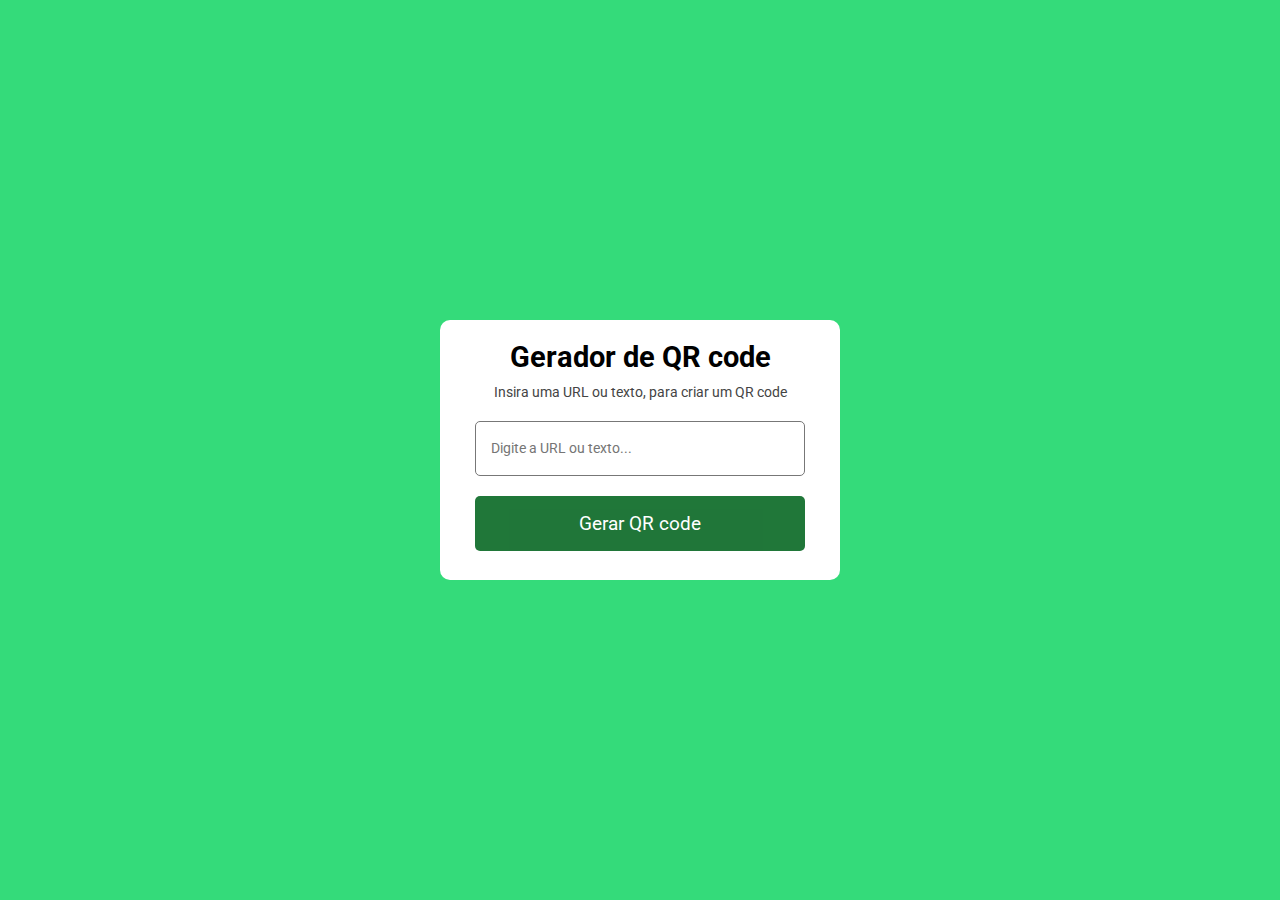
<file: GERADOR DE QR CODE/index.html>
<!DOCTYPE html>
<html lang="en">
  <head>
    <meta charset="UTF-8" />
    <meta name="viewport" content="width=device-width, initial-scale=1.0" />
    <title>Gerador de QR code</title>
    <!-- Fonte Roboto -->
    <link rel="preconnect" href="https://fonts.googleapis.com" />
    <link rel="preconnect" href="https://fonts.gstatic.com" crossorigin />
    <link
      href="https://fonts.googleapis.com/css2?family=Roboto:ital,wght@0,100;0,300;0,400;0,500;0,700;0,900;1,100;1,300;1,400;1,500;1,700;1,900&display=swap"
      rel="stylesheet"
    />
    <!-- Estilos -->
    <link rel="stylesheet" href="css/styles.css" />
    <!-- Scripts -->
    <script src="js/scripts.js" defer></script>
  </head>
  <body>
    <div class="container">
      <header id="qr-header">
        <h1>Gerador de QR code</h1>
        <p>Insira uma URL ou texto, para criar um QR code</p>
      </header>
      <div id="qr-form">
        <input type="text" placeholder="Digite a URL ou texto..." />
        <button>Gerar QR code</button>
      </div>
      <div id="qr-code">
        <img src="img/qrcode.png" alt="QR code" />
      </div>
    </div>
  </body>
</html>
</file>
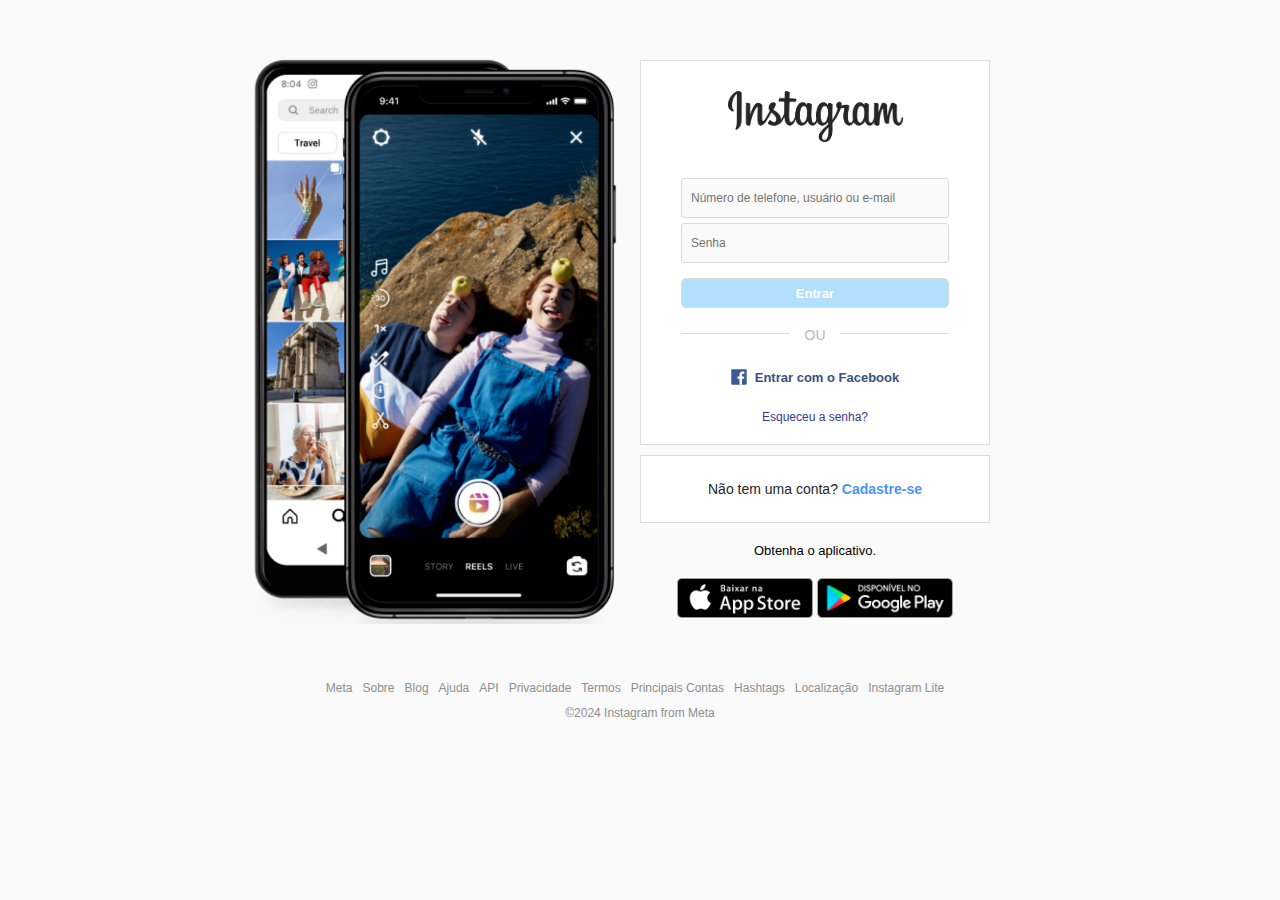
<file: insta_clone/index.html>
<!DOCTYPE html>
<html lang="en">
  <head>
    <meta charset="UTF-8" />
    <meta name="viewport" content="width=device-width, initial-scale=1.0" />
    <title>Instagram</title>
    <link rel="stylesheet" href="CSS/styles.css" />
    <!-- Para colocar o ícone do instagram -->
    <link rel="shortcut icon" href="img/favicon.png" type="image/x-icon" />
  </head>
  <body>
    <!-- Conteúdo principal da página -->
    <main>
      <div id="main-container">
        <!-- Banner Container -->
        <div id="banner-container">
          <img src="img/banner2.png" alt="Crie uma conta no Instagram" />
        </div>
        <!-- Login e Registro -->
        <div id="form-container">
          <div id="form-box">
            <img id="logo-insta" src="img/logo_instagram.png" alt="Instagram" />
            <form id="login-form">
              <input
                type="text"
                name="username"
                placeholder="Número de telefone, usuário ou e-mail"
              />
              <input type="password" name="password" placeholder="Senha" />
              <input type="submit" value="Entrar" />
            </form>
            <div class="separator">
              <div class="line"></div>
              <span>Ou</span>
            </div>
            <div id="other-links">
              <div id="facebook-login">
                <a href="#">
                    <img src="img/logo_facebook.svg" alt="Facebook login" />
                <span>Entrar com o Facebook</span>
                </a>
              </div>
              <div id="forgot-pass">
                <a href="#">Esqueceu a senha?</a>
              </div>
            </div>
          </div>
          <div id="register-container">
            <p>Não tem uma conta? <a href="#">Cadastre-se</a></p>
          </div>
          <div id="get-app-container">
            <p>Obtenha o aplicativo.</p>
            <a href="#">
              <img src="img/apple_btn.png" alt="App Store" />
            </a>
            <a href="#">
              <img src="img/gplay_btn.png" alt="Google Play" />
            </a>
          </div>
        </div>
      </div>
    </main>
    <footer>
      <nav>
        <ul id="footer-links">
          <li><a href="#">Meta</a></li>
          <li><a href="#">Sobre</a></li>
          <li><a href="#">Blog</a></li>
          <li><a href="#">Ajuda</a></li>
          <li><a href="#">API</a></li>
          <li><a href="#">Privacidade</a></li>
          <li><a href="#">Termos</a></li>
          <li><a href="#">Principais Contas</a></li>
          <li><a href="#">Hashtags</a></li>
          <li><a href="#">Localização</a></li>
          <li><a href="#">Instagram Lite</a></li>
        </ul>
      </nav>
      <p id="copyright">&copy;2024 Instagram from Meta</p>
    </footer>
  </body>
</html>
</file>
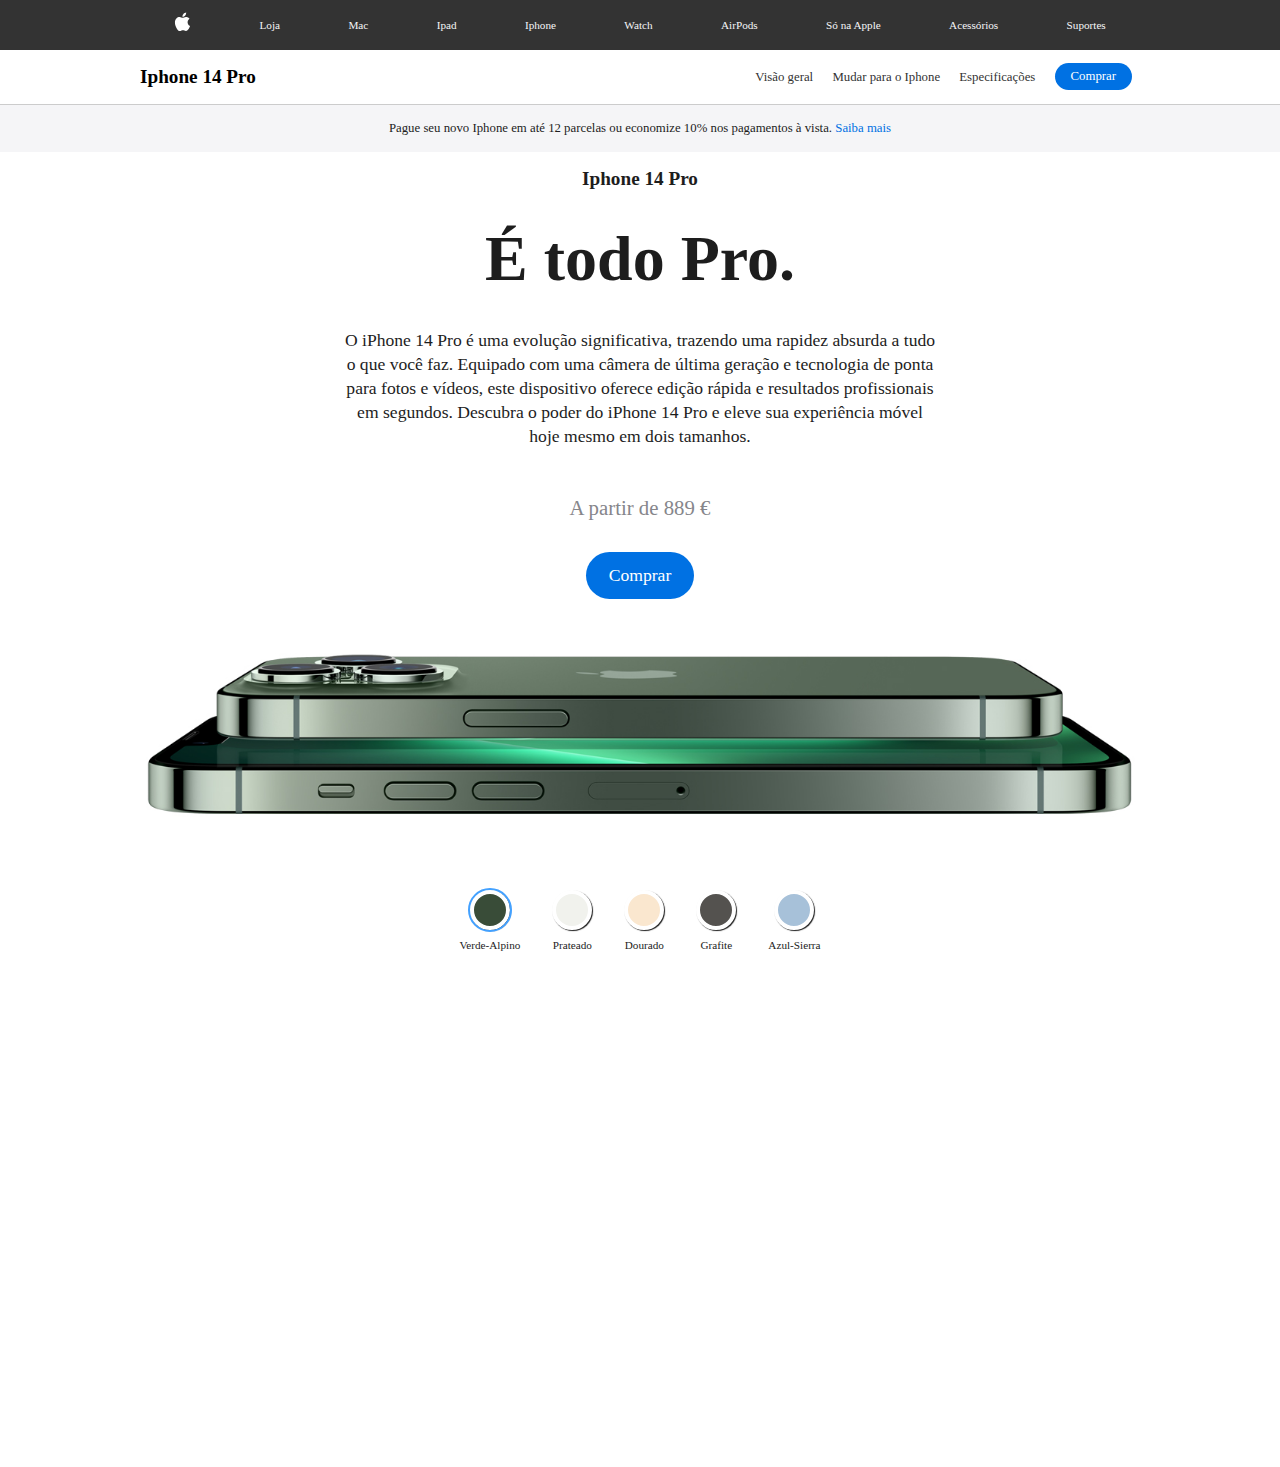
<file: iphone14_clone/index.html>
<!DOCTYPE html>
<html lang="en">
  <head>
    <meta charset="UTF-8" />
    <meta name="viewport" content="width=device-width, initial-scale=1.0" />
    <title>Iphone 14 pro</title>
    <link rel="stylesheet" href="css/styles.css" />
    <script src="js/scripts.js" defer></script>
  </head>
  <body>
    <header>
      <!-- NavBar -->
      <nav>
        <ul id="navbar">
          <li id="logo">
            <a href="#">
              <img src="img/logo_apple.svg" alt="Apple Store" />
            </a>
          </li>
          <li>
            <a href="#">Loja</a>
          </li>
          <li>
            <a href="#">Mac</a>
          </li>
          <li>
            <a href="#">Ipad</a>
          </li>
          <li>
            <a href="#">Iphone</a>
          </li>
          <li>
            <a href="#">Watch</a>
          </li>
          <li>
            <a href="#">AirPods</a>
          </li>
          <li>
            <a href="#">Só na Apple</a>
          </li>
          <li>
            <a href="#">Acessórios</a>
          </li>
          <li>
            <a href="#">Suportes</a>
          </li>
        </ul>
      </nav>
      <div id="bottom-header">
        <div id="bottom-header-inner">
          <h3>Iphone 14 Pro</h3>
          <div id="bottom-header-links">
            <a href="#">Visão geral</a>
            <a href="#">Mudar para o Iphone</a>
            <a href="#">Especificações</a>
            <a href="#" class="btn">Comprar</a>
          </div>
        </div>
      </div>
    </header>
    <div id="ribbon">
      <p>
        Pague seu novo Iphone em até 12 parcelas ou economize 10% nos pagamentos
        à vista. <a href="#">Saiba mais</a>
      </p>
    </div>
    <!-- Produto -->
    <main id="main-content">
        <h1 id="title">Iphone 14 Pro</h1>
    <p id="subtitle">É todo Pro.</p>
    <p id="description">
      O iPhone 14 Pro é uma evolução significativa, trazendo uma rapidez absurda
      a tudo o que você faz. Equipado com uma câmera de última geração e
      tecnologia de ponta para fotos e vídeos, este dispositivo oferece edição
      rápida e resultados profissionais em segundos. Descubra o poder do iPhone
      14 Pro e eleve sua experiência móvel hoje mesmo em dois tamanhos.
    </p>
    <p id="price">A partir de 889 €</p>
    <a href="#" class="btn">Comprar</a>
    <img id="product-image" src="img/iphone_green.jpg" alt="Iphone 14 Pro" />
    <div id="image-picker">
      <ul>
        <li id="green">
          <span class="color selected"></span>
          <span class="description">Verde-Alpino</span>
        </li>
        <li id="silver">
          <span class="color"></span>
          <span class="description">Prateado</span>
        </li>
        <li id="golden">
          <span class="color"></span>
          <span class="description">Dourado</span>
        </li>
        <li id="grafite">
          <span class="color"></span>
          <span class="description">Grafite</span>
        </li>
        <li id="blue">
          <span class="color"></span>
          <span class="description">Azul-Sierra</span>
        </li>
      </ul>
    </div>
    </main>
  </body>
</html>
</file>
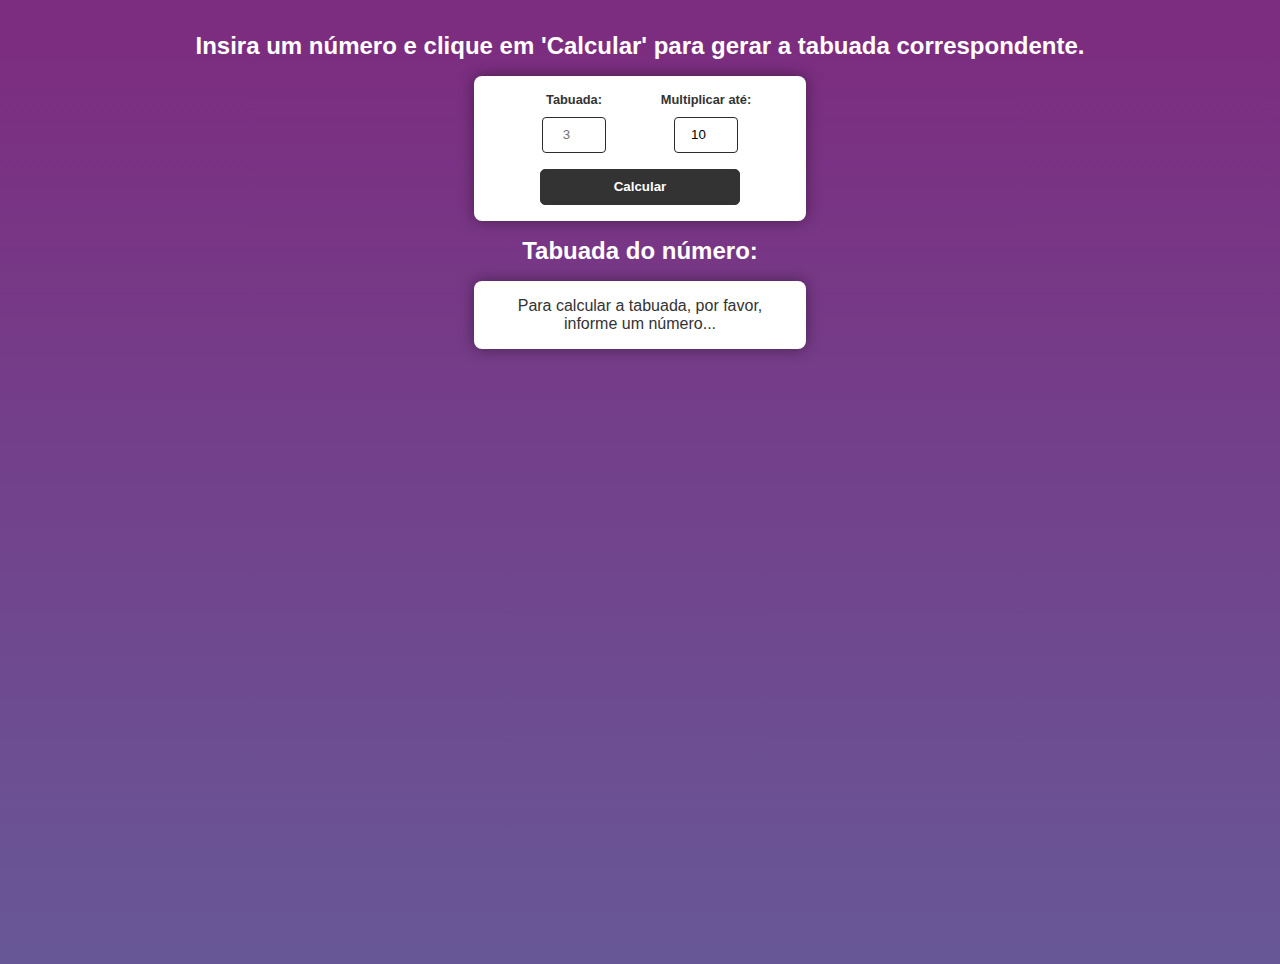
<file: TABUADA/index.html>
<!DOCTYPE html>
<html lang="en">
  <head>
    <meta charset="UTF-8" />
    <meta name="viewport" content="width=device-width, initial-scale=1.0" />
    <title>Tabuada JS</title>
    <link rel="stylesheet" href="css/styles.css" />
    <script src="js/scripts.js" defer></script>
  </head>
  <body>
    <h2>Insira um número e clique em 'Calcular' para gerar a tabuada correspondente.</h2>
    <form id="multiplication-form">
      <div class="form-control">
        <label for="number">Tabuada:</label>
        <input type="number" name="number" id="number" placeholder="3" />
      </div>
      <div class="form-control">
        <label for="multiplicator">Multiplicar até:</label>
        <input
          type="number"
          name="multiplicator"
          id="multiplicator"
          value="10"
        />
      </div>
      <input type="submit" value="Calcular" />
    </form>
    <div id="multiplication-table">
      <h2 id="multiplication-title">Tabuada do número: <span></span></h2>
      <div id="multiplication-operations">
        <p>Para calcular a tabuada, por favor, informe um número...</p>
      </div>
    </div>
  </body>
</html>
</file>
<file: GERADOR DE QR CODE/css/styles.css>
* {
  margin: 0;
  padding: 0;
  box-sizing: border-box;
  font-family: Roboto;
}

body {
  display: flex;
  align-items: center;
  text-align: center;
  justify-content: center;
  min-height: 100vh;
  background-color: #34db7a;
}

/* Container */

.container {
  background-color: #fff;
  height: 260px;
  width: 400px;
  border-radius: 10px;
  padding: 20px;
  transition: 0.2s;
}

.container.active {
  height: 500px;
}

/* Header */
#qr-code {
  text-align: center;
}

#qr-header h1 {
  font-size: 1.8rem;
  margin-bottom: 10px;
}

#qr-header p {
  color: #444;
  font-size: 0.9rem;
}

/* Form */
#qr-form {
  margin: 20px 15px;
}

#qr-form input,
#qr-form button {
  width: 100%;
  height: 55px;
  border: none;
  border-radius: 5px;
  font-size: 0.9rem;
}

#qr-form input {
  border: 1px solid #777;
  padding: 10px 15px;
}

#qr-form button {
  background-color: #086824;
  color: #fff;
  font-size: 1.2rem;
  margin-top: 20px;
  cursor: pointer;
  opacity: 0.9;
  transition: 0.4s;
}

#qr-form button:hover {
  opacity: 3;
}

/* QR code */
#qr-code {
  display: flex;
  opacity: 0;
  border: 1px solid #ccc;
  padding: 30px 0;
  margin: 20px 15px;
  display: flex;
  justify-content: center;
  border-radius: 5px;
  transition: 0.5s;
}

.container.active #qr-code {
  opacity: 1;
}
</file>
<file: insta_clone/CSS/styles.css>
/* Geral */
* {
  margin: 0;
  padding: 0;
  box-sizing: border-box;
  font-family: Helvetica;
}

body {
  background-color: #fafafa;
}

/* Containers */
#main-container {
  display: flex;
  margin-top: 30px;
}

#banner-container,
#form-container {
  flex: 1 1 0;
  width: 50%;
}

#banner-container {
  text-align: right;
}

#banner-container img {
  width: 100%;
  margin-right: 15px;
  margin-top: 25px;
  max-width: 380px;
}

#form-container {
  text-align: center;
}

/* Login Form */
#form-box {
  background-color: #fff;
  border: 1px solid #dbdbdb;
  width: 350px;
  margin-top: 30px;
}

#logo-insta {
  width: 175px;
  height: 51px;
  margin: 30px auto 12px;
}

#login-form {
  margin-top: 20px;
}

#login-form input {
  display: block;
  font-size: 12px;
  padding: 12px 9px;
  background-color: #fafafa;
  border: 1px solid #dbdbdb;
  border-radius: 3px;
  width: 268px;
  margin: 5px auto;
}

#login-form input[type="submit"] {
  background-color: #b2dffc;
  color: #fff;
  margin-top: 15px;
  border-radius: 5px;
  height: 30px;
  font-size: 13px;
  padding: 0;
  font-weight: bold;
}

/* Separador */
.separator {
  position: relative;
}

.line {
  border-top: 1px solid #dbdbdb;
  width: 268px;
  margin: 25px auto 35px;
}

.separator span {
  position: absolute;
  text-transform: uppercase;
  color: #bbb;
  background-color: #fff;
  top: -6px;
  width: 50px;
  margin-left: -25px;
  font-size: 14px;
}

/* Facebook Login */
#facebook-login {
  margin-bottom: 25px;
}

#facebook-login a {
  text-decoration: none;
  color: #385185;
  display: flex;
  align-items: center;
  justify-content: center;
}

#facebook-login img {
  width: 16px;
  height: 16px;
  margin-right: 8px;
}

#facebook-login span {
  font-weight: bold;
  font-size: 13px;
  margin-top: 1px;
}

/* Forgot Password */
#forgot-pass {
  margin-bottom: 20px;
  font-size: 12px;
}

#forgot-pass a {
  text-decoration: none;
  color: #373799;
}

/* Register */
#register-container {
  background-color: #fff;
  border: 1px solid #dbdbdb;
  width: 350px;
  margin-top: 10px;
  padding: 25px;
}

#register-container p {
  font-size: 14px;
  color: #262626;
}

#register-container a {
  color: #4a95f6;
  font-weight: bold;
  text-decoration: none;
}

/* Get App */
#get-app-container {
  text-align: center;
  width: 350px;
}

#get-app-container p {
  margin: 20px 0;
  font-size: 13px;
}

#get-app-container a {
  text-decoration: none;
}

#get-app-container img {
  width: 136px;
  height: 40px;
}

/* Footer */
footer {
  text-align: left;
  width: 1000px;
  margin: 50px auto;
  display: flex;
  flex-direction: column;
  align-items: center;
  justify-content: center;
}

footer #footer-links {
  display: flex;
  list-style: none;
}

#footer-links li {
  margin-right: 10px;
}

#footer-links a,
#copyright {
  text-decoration: none;
  color: #8e8e8e;
  font-size: 12px;
}

#copyright {
  margin-top: 10px;
}

/* Mobile */
@media (max-width: 450px) {
  body {
    background-color: #fff;
  }

  #banner-container {
    display: none;
  }

  #main-container,
  #form-box {
    margin-top: 0;
  }

  #form-container,
  #form-box,
  #register-container,
  #get-app-container {
    width: 100%;
    border: none;
  }

  footer {
    width: 90%;
  }

  #footer-links {
    flex-wrap: wrap;
    justify-content: center;
  }

  #footer-links {
    margin-bottom: 10px;
  }
}
</file>
<file: iphone14_clone/css/styles.css>
/* Geral */

* {
  padding: 0;
  margin: 0;
  font-family: Verdana;
}

ul {
  list-style: none;
}

a {
  text-decoration: none;
}

/* NavBar */
header nav {
  background-color: #333;
}

#navbar {
  display: flex;
  justify-content: space-around;
  align-items: center;
  font-size: 0.7rem;
  padding: 0 1rem;
  max-width: 1000px;
  margin: 0 auto;
}

#navbar a {
  color: #f5f5f7;
  transition: 0.4s;
}

#navbar a:hover {
  color: #fff;
}

#bottom-header {
  font-size: 0.8rem;
  padding: 1rem;
  border-bottom: 1px solid #ccc;
}

#bottom-header h3 {
  font-size: 1.2rem;
}

#bottom-header a {
  color: #333;
}

#bottom-header-inner {
  max-width: 1000px;
  margin: 0 auto;
  display: flex;
  justify-content: space-between;
  align-items: center;
}

#bottom-header-inner a {
  margin: 0 0.5rem;
}

#bottom-header-inner .btn,
.btn {
  background-color: #0071e3;
  border-radius: 10rem;
  padding: 0.4rem 1rem;
  color: #fff;
}

/* Conteúdo */
#ribbon {
  text-align: center;
  padding: 1rem;
  background-color: #f5f5f7;
  color: #1d1d1d;
  font-size: 0.8rem;
}

#ribbon a {
  color: #0071e3;
}

/* Main Content */
#main-content {
  text-align: center;
  color: #1d1d1d;
  display: flex;
  flex-direction: column;
  justify-content: center;
}

#main-content #title {
  margin: 1rem;
  font-size: 1.2rem;
}

#main-content #subtitle {
  margin: 1rem;
  font-size: 4rem;
  font-weight: bold;
}

#main-content #description {
  max-width: 600px;
  margin: 1rem auto;
  font-size: 1.1rem;
  line-height: 1.5rem;
}

#main-content #price {
  font-size: 1.3rem;
  color: #86868b;
  margin: 2rem;
}

#main-content .btn {
  font-size: 1.1rem;
  padding: 0.8rem 1.4rem;
  align-self: center;
}

#main-content #product-image {
  max-width: 1000px;
  margin: 3rem auto;
  opacity: 1;
  transition: 0.5s;
}

#main-content #product-image.changing {
  opacity: 0.5;
}

#image-picker {
  margin-bottom: 500px;
}

#image-picker ul {
  display: flex;
  justify-content: center;
}

#image-picker li {
  margin: 1rem;
  display: flex;
  flex-direction: column;
  align-items: center;
  cursor: pointer;
}

#image-picker li .color {
  width: 2rem;
  height: 2rem;
  border-radius: 50%;
  box-shadow: 1px 1px 1px;
  border: 4px solid #fff;
  pointer-events: none;
}

#image-picker li .description {
  font-size: 0.7rem;
  color: #1d1d1d;
  margin-top: 0.6rem;
}

#green .color {
  background-color: #394c38;
}

#silver .color {
  background-color: #f1f2ed;
}

#golden .color {
  background-color: #fae7cf;
}

#grafite .color {
  background-color: #54524f;
}

#blue .color {
  background-color: #a7c1d9;
}

.selected {
  outline: 2px solid #43a1ff;
}

/* Mobile */

@media (max-width: 480px) {
  #navbar li {
    display: none;
  }

  #navbar #logo {
    display: flex;
  }

  #bottom-header-links a {
    display: none;
  }

  #bottom-header-links .btn {
    display: flex;
  }

  #main-content {
    padding: 2rem;
    overflow: hidden;
  }

  #main-content #subtitle {
    font-size: 3rem;
  }
}
</file>
<file: TABUADA/css/styles.css>
* {
  margin: 0;
  padding: 0;
  font-family: Helvetica;
}

body {
  text-align: center;
  padding: 2rem;
  min-height: 100vh;
  background: linear-gradient(180deg, #7c2d80 5%, #685797 98%);
  color: #fff;
}

h2 {
  margin-bottom: 1rem;
}

#multiplication-form {
  display: flex;
  justify-content: center;
  align-items: center;
  flex-wrap: wrap;
  max-width: 300px;
  margin: 1rem auto;
  padding: 1rem;
  background-color: #fff;
  border-radius: 0.5rem;
  color: #333;
  animation: fadeIn 1s ease forwards;
  box-shadow: 0 0 20px rgba(0, 0, 0, 0.1);
}

#multiplication-form,
#multiplication-operations {
  box-shadow: 0 0 15px rgba(0, 0, 0, 0.4);
}

@keyframes fadeIn {
  from {
    opacity: 0;
    transform: translateY(-10px);
  }
  to {
    opacity: 1;
    transform: translateY();
  }
}

/* Form elements */
.form-control {
  display: flex;
  flex-direction: column;
  align-items: center;
  width: 100px;
  margin: 0 1rem;
}

.form-control label {
  margin-bottom: 0.6rem;
  font-size: 0.8rem;
  font-weight: bold;
}

.form-control input {
  margin-bottom: 1rem;
  flex: 1;
  padding: 0.6rem 0.4rem;
  border: 1px solid #2d2c2c;
  width: 50px;
  border-radius: 4px;
  text-align: center;
  transition: border-color 0.3s, box-shadow 0.3s, transform 0.3s;
}

.form-control input:hover {
  transform: scale(1.05); 
  box-shadow: 0 2px 4px rgba(0, 0, 0, 0.1); 
}

#multiplication-form input[type="submit"] {
  max-height: 50px;
  padding: 0.6rem 1.2rem;
  width: 200px;
  color: #fff;
  background-color: #333;
  border: 1px solid #333;
  border-radius: 5px;
  cursor: pointer;
  font-weight: bold;
  transition: background-color 0.3s ease, box-shadow 0.3s ease;
}

#multiplication-form input[type="submit"]:hover {
  background-color: #269737;
  box-shadow: 0 2px 4px rgba(0, 0, 0, 0.6);
}

#multiplication-operations {
  display: flex;
  flex-direction: column;
  align-items: center;
  max-width: 300px;
  margin: 1rem auto;
  padding: 1rem 1rem;
  background-color: #fff;
  color: #333;
  border-radius: 0.5rem;
}

#multiplication-operations .row {
  display: flex;
  color: #333;
  justify-content: space-between;
  align-items: center;
  padding: 0.5rem 0.6rem;
  border: 1px solid #ccc;
  border-radius: 0.5rem;
  margin-bottom: 0.5rem;
  background-color: #f9f9f9;
  transition: background-color 0.5s ease, box-shadow 0.1s ease,
    transform 0.3s ease;
}

#multiplication-operations .row:hover {
  background-color: #eaeaea;
  box-shadow: 0 0 8px rgba(0, 0, 0, 0.1);
  transform: translateY(-2px);
}

#multiplication-operations .row:nth-child(even) {
  background-color: #f5f5f5;
}

#multiplication-operations .operation {
  font-weight: bold;
  margin-right: 0.5rem;
}

#multiplication-operations .result {
  font-weight: bold;
  color: #333;
}
</file>
